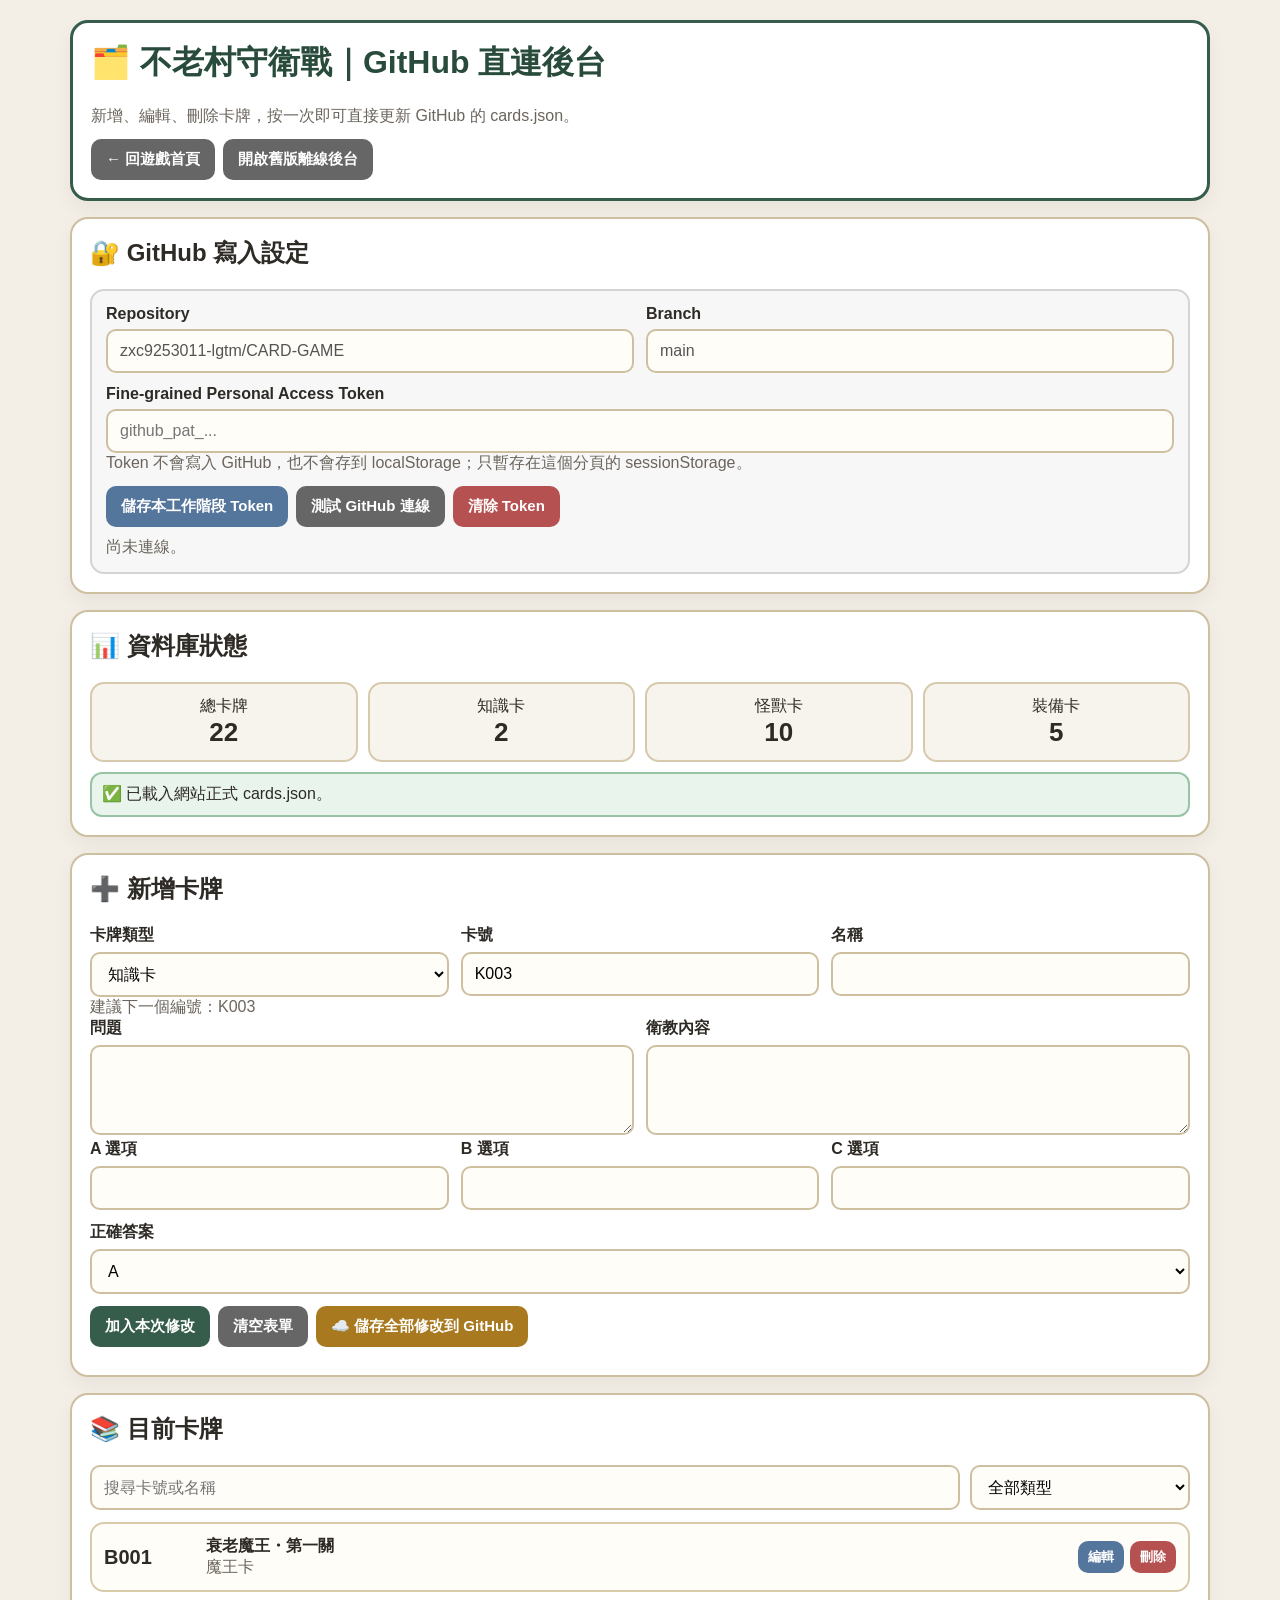
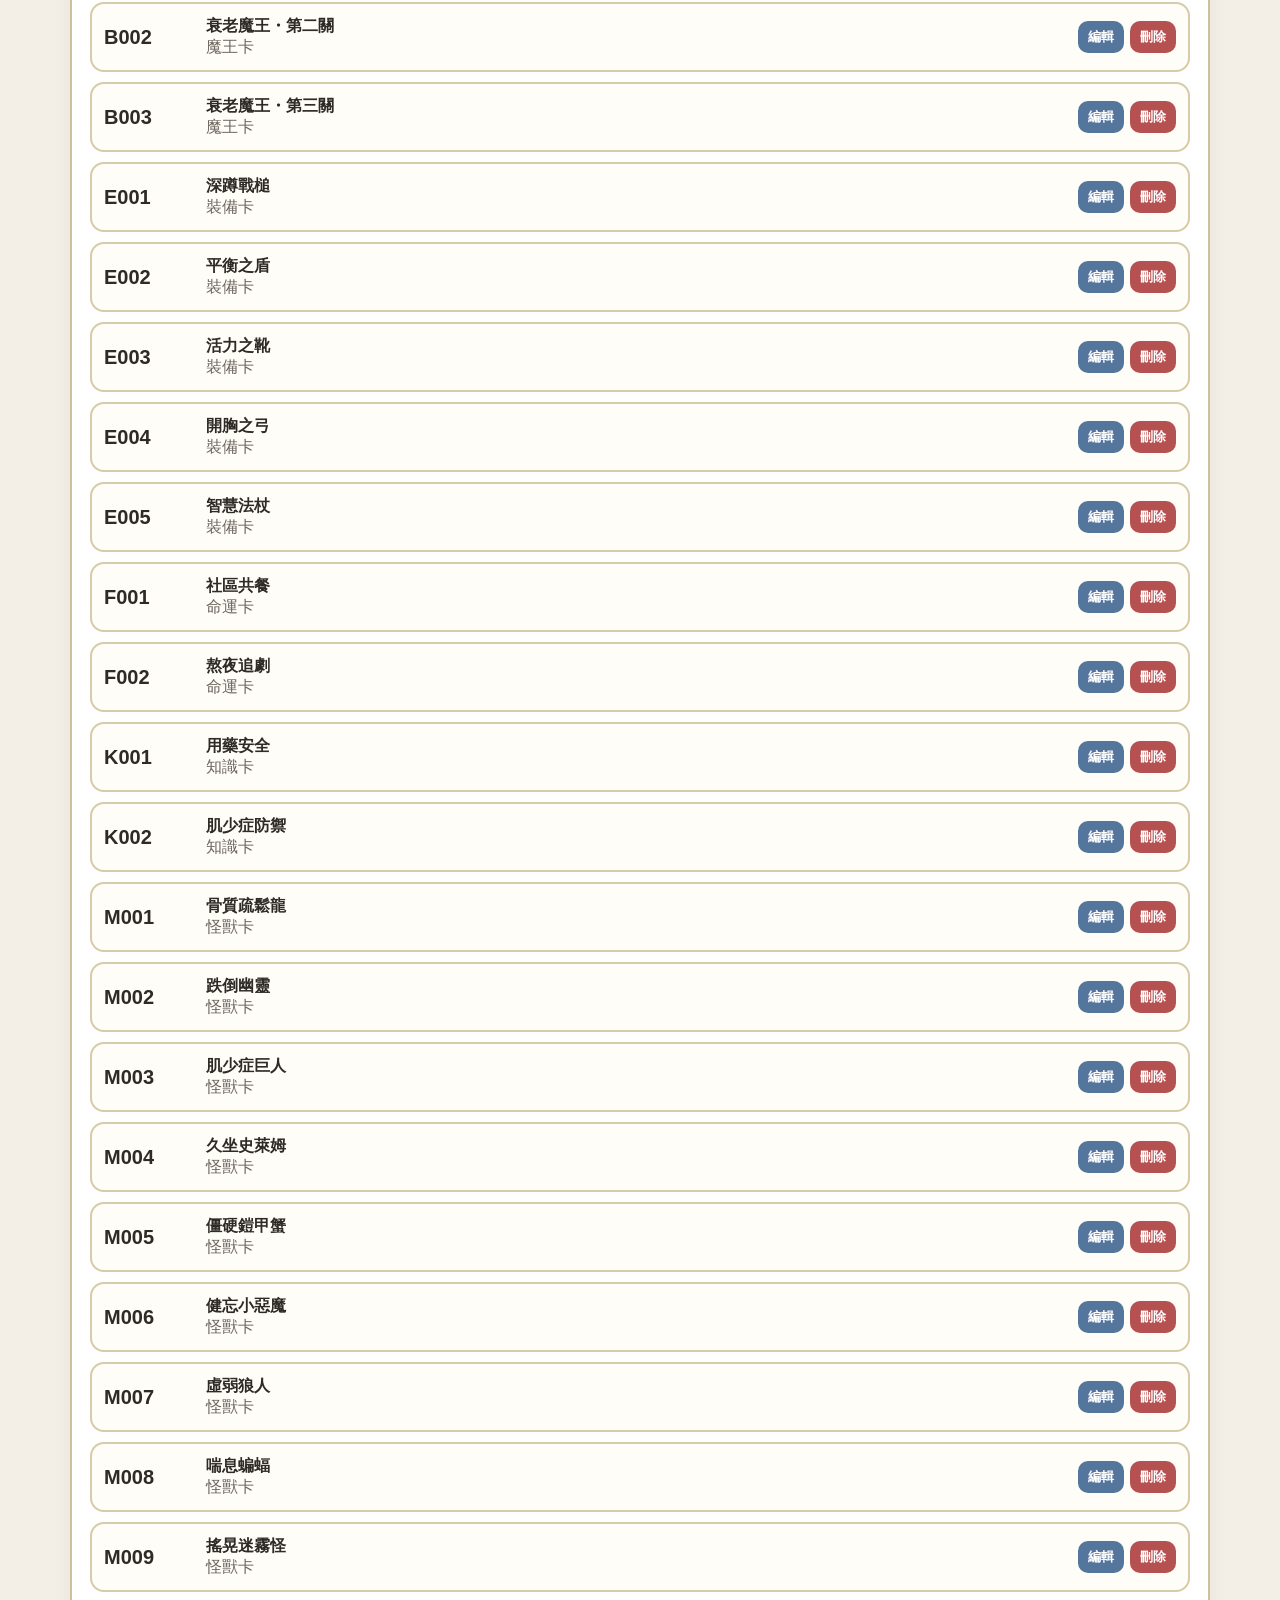
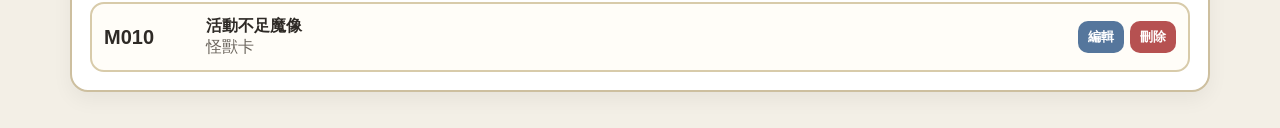
<file: admin-direct.html>
<!DOCTYPE html>
<html lang="zh-Hant">
<head>
<meta charset="UTF-8">
<meta name="viewport" content="width=device-width,initial-scale=1.0">
<title>不老村守衛戰｜GitHub 直連卡牌後台</title>
<style>
:root{--green:#365d4b;--line:#cdbf9f;--red:#b65151;--blue:#55769c;--gold:#a8791f}
*{box-sizing:border-box}body{margin:0;background:#f3efe6;font-family:"Microsoft JhengHei","PingFang TC",Arial,sans-serif;color:#2e2a26}.app{max-width:1180px;margin:auto;padding:20px}.panel,header{background:#fff;border:2px solid var(--line);border-radius:18px;padding:18px;margin-bottom:16px;box-shadow:0 8px 20px rgba(0,0,0,.05)}header{border:3px solid var(--green)}h1,h2,h3{margin-top:0}h1{color:#294b3b}.sub,.note{color:#6b655d}.grid{display:grid;grid-template-columns:repeat(2,1fr);gap:12px}.grid3{display:grid;grid-template-columns:repeat(3,1fr);gap:12px}label{display:block;font-weight:800;margin-bottom:6px}input,select,textarea{width:100%;padding:11px 12px;border:2px solid var(--line);border-radius:10px;font-size:16px;background:#fffdf8}textarea{min-height:90px;resize:vertical}button,.btn{border:0;border-radius:10px;padding:11px 15px;background:var(--green);color:#fff;font-weight:800;font-size:15px;cursor:pointer;text-decoration:none;display:inline-block}button.gray,.btn.gray{background:#666}button.red{background:var(--red)}button.blue{background:var(--blue)}button.gold{background:var(--gold)}.controls{display:flex;gap:8px;flex-wrap:wrap;margin-top:12px}.hidden{display:none!important}.badge{display:inline-block;padding:4px 8px;border-radius:999px;background:#eee7d8;font-size:12px;font-weight:800}.stats{display:grid;grid-template-columns:repeat(4,1fr);gap:10px}.stat{background:#f7f4ed;border:2px solid #d7c9ac;border-radius:14px;text-align:center;padding:12px}.big{font-size:26px;font-weight:900}.cards{display:grid;gap:10px}.cardrow{border:2px solid #d8cbaa;border-radius:14px;padding:12px;background:#fffdf8;display:grid;grid-template-columns:90px 1fr auto;gap:12px;align-items:center}.code{font-size:20px;font-weight:900}.rowactions{display:flex;gap:6px;flex-wrap:wrap}.rowactions button{padding:7px 10px;font-size:13px}.ok{background:#e9f5ec;border:2px solid #99c3a5;border-radius:12px;padding:10px}.warn{background:#fff4d8;border:2px solid #e1c06e;border-radius:12px;padding:12px}.err{background:#fde8e8;border:2px solid #d89c9c;border-radius:12px;padding:10px}.toolbar{display:grid;grid-template-columns:1fr 220px;gap:10px}.githubBox{background:#f7f7f7;border:2px solid #d4d4d4;border-radius:14px;padding:14px}@media(max-width:800px){.grid,.grid3,.stats,.toolbar{grid-template-columns:1fr}.cardrow{grid-template-columns:1fr}}
</style>
</head>
<body>
<div class="app">
<header>
<h1>🗂️ 不老村守衛戰｜GitHub 直連後台</h1>
<div class="sub">新增、編輯、刪除卡牌，按一次即可直接更新 GitHub 的 cards.json。</div>
<div class="controls"><a class="btn gray" href="./">← 回遊戲首頁</a><a class="btn gray" href="./admin.html">開啟舊版離線後台</a></div>
</header>

<section class="panel">
<h2>🔐 GitHub 寫入設定</h2>
<div class="githubBox">
<div class="grid">
<div><label>Repository</label><input value="zxc9253011-lgtm/CARD-GAME" disabled></div>
<div><label>Branch</label><input value="main" disabled></div>
</div>
<div style="margin-top:12px"><label>Fine-grained Personal Access Token</label><input id="token" type="password" autocomplete="off" placeholder="github_pat_..."><div class="note">Token 不會寫入 GitHub，也不會存到 localStorage；只暫存在這個分頁的 sessionStorage。</div></div>
<div class="controls"><button class="blue" onclick="rememberToken()">儲存本工作階段 Token</button><button class="gray" onclick="testGitHub()">測試 GitHub 連線</button><button class="red" onclick="forgetToken()">清除 Token</button></div>
<div id="gitMsg" class="note" style="margin-top:10px">尚未連線。</div>
</div>
</section>

<section class="panel">
<h2>📊 資料庫狀態</h2>
<div class="stats"><div class="stat">總卡牌<div class="big" id="totalCount">0</div></div><div class="stat">知識卡<div class="big" id="knowledgeCount">0</div></div><div class="stat">怪獸卡<div class="big" id="monsterCount">0</div></div><div class="stat">裝備卡<div class="big" id="equipmentCount">0</div></div></div>
<div id="loadMsg" class="ok" style="margin-top:10px">正在讀取 cards.json…</div>
</section>

<section class="panel">
<h2 id="formTitle">➕ 新增卡牌</h2>
<div class="grid3">
<div><label>卡牌類型</label><select id="type" onchange="onTypeChange()"><option value="knowledge">知識卡</option><option value="monster">怪獸卡</option><option value="fate">命運卡</option><option value="equipment">裝備卡</option><option value="boss">魔王卡</option><option value="role">身分卡</option><option value="life">生命卡</option></select></div>
<div><label>卡號</label><input id="code"></div>
<div><label>名稱</label><input id="name"></div>
</div>
<div class="note" id="nextHint"></div>

<div id="knowledgeFields" class="typeFields">
<div class="grid"><div><label>問題</label><textarea id="question"></textarea></div><div><label>衛教內容</label><textarea id="teach"></textarea></div></div>
<div class="grid3"><div><label>A 選項</label><input id="optA"></div><div><label>B 選項</label><input id="optB"></div><div><label>C 選項</label><input id="optC"></div></div>
<div style="margin-top:12px"><label>正確答案</label><select id="answer"><option>A</option><option>B</option><option>C</option></select></div>
</div>

<div id="monsterFields" class="typeFields hidden"><div class="grid3"><div><label>HP（5～10）</label><input id="monsterHp" type="number" min="5" max="10" value="5"></div><div><label>ATK</label><input id="monsterAtk" type="number" min="0" value="2"></div><div><label>弱點</label><select id="weak"><option>力量</option><option>平衡</option><option>心肺</option><option>活動度</option><option>認知</option><option>無</option></select></div></div><div style="margin-top:12px"><label>特殊說明</label><textarea id="special"></textarea></div></div>

<div id="fateFields" class="typeFields hidden"><div class="grid"><div><label>事件效果</label><textarea id="fateEffect"></textarea></div><div><label>生命變化</label><input id="hpChange" type="number" value="0"></div></div></div>

<div id="equipmentFields" class="typeFields hidden"><div class="grid3"><div><label>類型</label><select id="category"><option>力量</option><option>平衡</option><option>心肺</option><option>活動度</option><option>認知</option></select></div><div><label>動作</label><input id="move"></div><div><label>戰鬥動作</label><select id="combatAction"><option value="attack">攻擊</option><option value="shield">防禦</option><option value="heal">補血</option><option value="cognitive">認知</option></select></div></div><div class="grid3" style="margin-top:12px"><div><label>主要數值</label><input id="combatValue" type="number" value="1"></div><div><label>弱點額外傷害</label><input id="weakDamage" type="number" value="0"></div><div><label>認知弱點值</label><input id="weakValue" type="number" value="0"></div></div><div style="margin-top:12px"><label>效果說明</label><textarea id="equipmentEffect"></textarea></div></div>

<div id="bossFields" class="typeFields hidden"><div class="grid3"><div><label>階段</label><input id="stage" type="number" min="1" value="1"></div><div><label>HP</label><input id="bossHp" type="number" min="0" value="0"></div><div><label>ATK</label><input id="bossAtk" type="number" min="0" value="2"></div></div><div style="margin-top:12px"><label>效果</label><textarea id="bossEffect"></textarea></div></div>
<div id="roleFields" class="typeFields hidden"><label>身分說明</label><textarea id="roleDescription"></textarea></div>
<div id="lifeFields" class="typeFields hidden"><label>生命值</label><input id="lifeValue" type="number" value="2"></div>

<div class="controls"><button onclick="saveLocalCard()" id="saveBtn">加入本次修改</button><button class="gray" onclick="resetForm()">清空表單</button><button class="gold" onclick="saveToGitHub()">☁️ 儲存全部修改到 GitHub</button></div>
<div id="formMsg" style="margin-top:10px"></div>
</section>

<section class="panel"><h2>📚 目前卡牌</h2><div class="toolbar"><input id="search" oninput="renderList()" placeholder="搜尋卡號或名稱"><select id="filter" onchange="renderList()"><option value="all">全部類型</option><option value="knowledge">知識卡</option><option value="monster">怪獸卡</option><option value="fate">命運卡</option><option value="equipment">裝備卡</option><option value="boss">魔王卡</option><option value="role">身分卡</option><option value="life">生命卡</option></select></div><div id="cardList" class="cards" style="margin-top:12px"></div></section>
</div>
<script>
const OWNER='zxc9253011-lgtm',REPO='CARD-GAME',BRANCH='main',FILE='cards.json';
let db={version:5,cards:{}};let editingCode=null;
const prefix={knowledge:'K',monster:'M',fate:'F',equipment:'E',boss:'B',role:'R',life:'L'};
const labels={knowledge:'知識卡',monster:'怪獸卡',fate:'命運卡',equipment:'裝備卡',boss:'魔王卡',role:'身分卡',life:'生命卡'};
const $=id=>document.getElementById(id);const val=id=>$(id).value.trim();const num=id=>Number($(id).value)||0;
function token(){return $('token').value.trim()||sessionStorage.getItem('cardGameGitHubToken')||''}
function rememberToken(){const t=$('token').value.trim();if(!t){gitMsg('請先輸入 Token',false);return}sessionStorage.setItem('cardGameGitHubToken',t);gitMsg('✅ Token 已暫存於本工作階段。',true)}
function forgetToken(){sessionStorage.removeItem('cardGameGitHubToken');$('token').value='';gitMsg('已清除 Token。',true)}
function gitMsg(m,ok){$('gitMsg').className=ok?'ok':'err';$('gitMsg').textContent=m}
async function gh(path,opts={}){const t=token();if(!t)throw new Error('尚未輸入 GitHub Token');const headers={Accept:'application/vnd.github+json','X-GitHub-Api-Version':'2022-11-28',Authorization:'Bearer '+t,...(opts.headers||{})};return fetch('https://api.github.com'+path,{...opts,headers})}
async function testGitHub(){try{const r=await gh(`/repos/${OWNER}/${REPO}/contents/${FILE}?ref=${BRANCH}`);if(!r.ok)throw new Error((await r.json()).message||('HTTP '+r.status));const j=await r.json();gitMsg('✅ GitHub 連線成功，可寫入 '+j.path+'。',true)}catch(e){gitMsg('❌ '+e.message,false)}}
async function loadLive(){const r=await fetch('./cards.json?direct='+Date.now(),{cache:'no-store'});if(!r.ok)throw new Error('無法讀取 cards.json');db=await r.json();if(!db.cards)db.cards={};refresh();$('loadMsg').textContent='✅ 已載入網站正式 cards.json。'}
function refresh(){updateStats();renderList();updateNextHint()}
function updateStats(){const v=Object.values(db.cards);$('totalCount').textContent=v.length;$('knowledgeCount').textContent=v.filter(x=>x.type==='knowledge').length;$('monsterCount').textContent=v.filter(x=>x.type==='monster').length;$('equipmentCount').textContent=v.filter(x=>x.type==='equipment').length}
function nextCode(type){const p=prefix[type];let max=0;Object.keys(db.cards).forEach(c=>{const m=c.match(new RegExp('^'+p+'(\\d{3})$'));if(m)max=Math.max(max,Number(m[1]))});return p+String(max+1).padStart(3,'0')}
function updateNextHint(){const t=$('type').value;$('nextHint').textContent='建議下一個編號：'+nextCode(t);if(!editingCode&&!$('code').value)$('code').value=nextCode(t)}
function onTypeChange(){document.querySelectorAll('.typeFields').forEach(x=>x.classList.add('hidden'));$(val('type')+'Fields').classList.remove('hidden');if(!editingCode)$('code').value='';updateNextHint()}
function cardFromForm(){const type=val('type'),code=val('code').toUpperCase(),name=val('name');if(!new RegExp('^'+prefix[type]+'\\d{3}$').test(code))throw new Error('卡號格式錯誤，應為 '+prefix[type]+'001 形式');if(!name)throw new Error('請輸入名稱');let c={type,name};if(type==='knowledge')c={...c,question:val('question'),options:[val('optA'),val('optB'),val('optC')],answer:val('answer'),teach:val('teach')};if(type==='monster')c={...c,hp:Math.min(10,Math.max(5,num('monsterHp'))),atk:num('monsterAtk'),weak:val('weak'),special:val('special')};if(type==='fate')c={...c,effect:val('fateEffect'),hpChange:num('hpChange')};if(type==='equipment'){const combat={action:val('combatAction'),value:num('combatValue')};if(num('weakDamage'))combat.weakDamage=num('weakDamage');if(num('weakValue'))combat.weakValue=num('weakValue');c={...c,category:val('category'),move:val('move'),effect:val('equipmentEffect'),combat}}if(type==='boss')c={...c,stage:num('stage'),effect:val('bossEffect'),...(num('bossHp')?{hp:num('bossHp')}:{}) ,...(num('bossAtk')?{atk:num('bossAtk')}:{})};if(type==='role')c={...c,description:val('roleDescription')};if(type==='life')c={...c,value:num('lifeValue')};return{code,c}}
function saveLocalCard(){try{const {code,c}=cardFromForm();if(!editingCode&&db.cards[code])throw new Error(code+' 已存在');if(editingCode&&editingCode!==code)delete db.cards[editingCode];db.cards[code]=c;db.version=(Number(db.version)||5)+1;editingCode=null;showMsg('✅ 已加入本次修改；尚未同步 GitHub。',true);resetForm(false);refresh()}catch(e){showMsg('❌ '+e.message,false)}}
function showMsg(m,ok){$('formMsg').className=ok?'ok':'err';$('formMsg').textContent=m}
function renderList(){const q=val('search').toUpperCase(),f=val('filter');const entries=Object.entries(db.cards).filter(([code,c])=>(f==='all'||c.type===f)&&(!q||code.includes(q)||(c.name||'').toUpperCase().includes(q))).sort((a,b)=>a[0].localeCompare(b[0]));$('cardList').innerHTML=entries.map(([code,c])=>`<div class="cardrow"><div class="code">${code}</div><div><b>${c.name||''}</b><div class="note">${labels[c.type]||c.type}</div></div><div class="rowactions"><button class="blue" onclick="editCard('${code}')">編輯</button><button class="red" onclick="deleteCard('${code}')">刪除</button></div></div>`).join('')||'<div class="note">沒有符合的卡牌。</div>'}
function editCard(code){const c=db.cards[code];editingCode=code;$('type').value=c.type;onTypeChange();$('code').value=code;$('name').value=c.name||'';if(c.type==='knowledge'){$('question').value=c.question||'';$('teach').value=c.teach||'';$('optA').value=c.options?.[0]||'';$('optB').value=c.options?.[1]||'';$('optC').value=c.options?.[2]||'';$('answer').value=c.answer||'A'}if(c.type==='monster'){$('monsterHp').value=c.hp||5;$('monsterAtk').value=c.atk||2;$('weak').value=c.weak||'無';$('special').value=c.special||''}if(c.type==='fate'){$('fateEffect').value=c.effect||'';$('hpChange').value=c.hpChange||0}if(c.type==='equipment'){$('category').value=c.category||'力量';$('move').value=c.move||'';$('equipmentEffect').value=c.effect||'';$('combatAction').value=c.combat?.action||'attack';$('combatValue').value=c.combat?.value||1;$('weakDamage').value=c.combat?.weakDamage||0;$('weakValue').value=c.combat?.weakValue||0}if(c.type==='boss'){$('stage').value=c.stage||1;$('bossHp').value=c.hp||0;$('bossAtk').value=c.atk||0;$('bossEffect').value=c.effect||''}if(c.type==='role')$('roleDescription').value=c.description||'';if(c.type==='life')$('lifeValue').value=c.value||2;$('formTitle').textContent='✏️ 編輯 '+code;$('saveBtn').textContent='儲存本次修改';window.scrollTo({top:0,behavior:'smooth'})}
function deleteCard(code){if(!confirm('確定刪除 '+code+'？'))return;delete db.cards[code];db.version=(Number(db.version)||5)+1;refresh();showMsg('🗑️ 已從本次修改刪除 '+code+'；尚未同步 GitHub。',true)}
function resetForm(clearMsg=true){editingCode=null;document.querySelectorAll('input:not([disabled]),textarea').forEach(el=>{if(el.id!=='token')el.value=''});$('monsterHp').value=5;$('monsterAtk').value=2;$('combatValue').value=1;$('weakDamage').value=0;$('weakValue').value=0;$('stage').value=1;$('bossHp').value=0;$('bossAtk').value=2;$('lifeValue').value=2;$('formTitle').textContent='➕ 新增卡牌';$('saveBtn').textContent='加入本次修改';onTypeChange();if(clearMsg)$('formMsg').textContent=''}
function utf8ToBase64(s){const bytes=new TextEncoder().encode(s);let bin='';for(const b of bytes)bin+=String.fromCharCode(b);return btoa(bin)}
async function saveToGitHub(){try{rememberToken();gitMsg('⏳ 正在取得最新 cards.json…',true);let r=await gh(`/repos/${OWNER}/${REPO}/contents/${FILE}?ref=${BRANCH}`);if(!r.ok)throw new Error((await r.json()).message||('GET '+r.status));const current=await r.json();const content=JSON.stringify(db,null,2)+'\n';gitMsg('⏳ 正在寫入 GitHub…',true);r=await gh(`/repos/${OWNER}/${REPO}/contents/${FILE}`,{method:'PUT',headers:{'Content-Type':'application/json'},body:JSON.stringify({message:'Update card database from admin',content:utf8ToBase64(content),sha:current.sha,branch:BRANCH})});if(!r.ok)throw new Error((await r.json()).message||('PUT '+r.status));const out=await r.json();gitMsg('✅ 已直接更新 GitHub cards.json。Commit: '+out.commit.sha.slice(0,7),true);$('loadMsg').textContent='✅ GitHub 已同步。GitHub Pages 可能需要短暫時間重新部署。'}catch(e){gitMsg('❌ 儲存失敗：'+e.message,false)}}
window.addEventListener('DOMContentLoaded',async()=>{const t=sessionStorage.getItem('cardGameGitHubToken');if(t)$('token').value=t;try{await loadLive()}catch(e){$('loadMsg').className='err';$('loadMsg').textContent='❌ '+e.message}onTypeChange()});
</script>
</body>
</html>
</file>
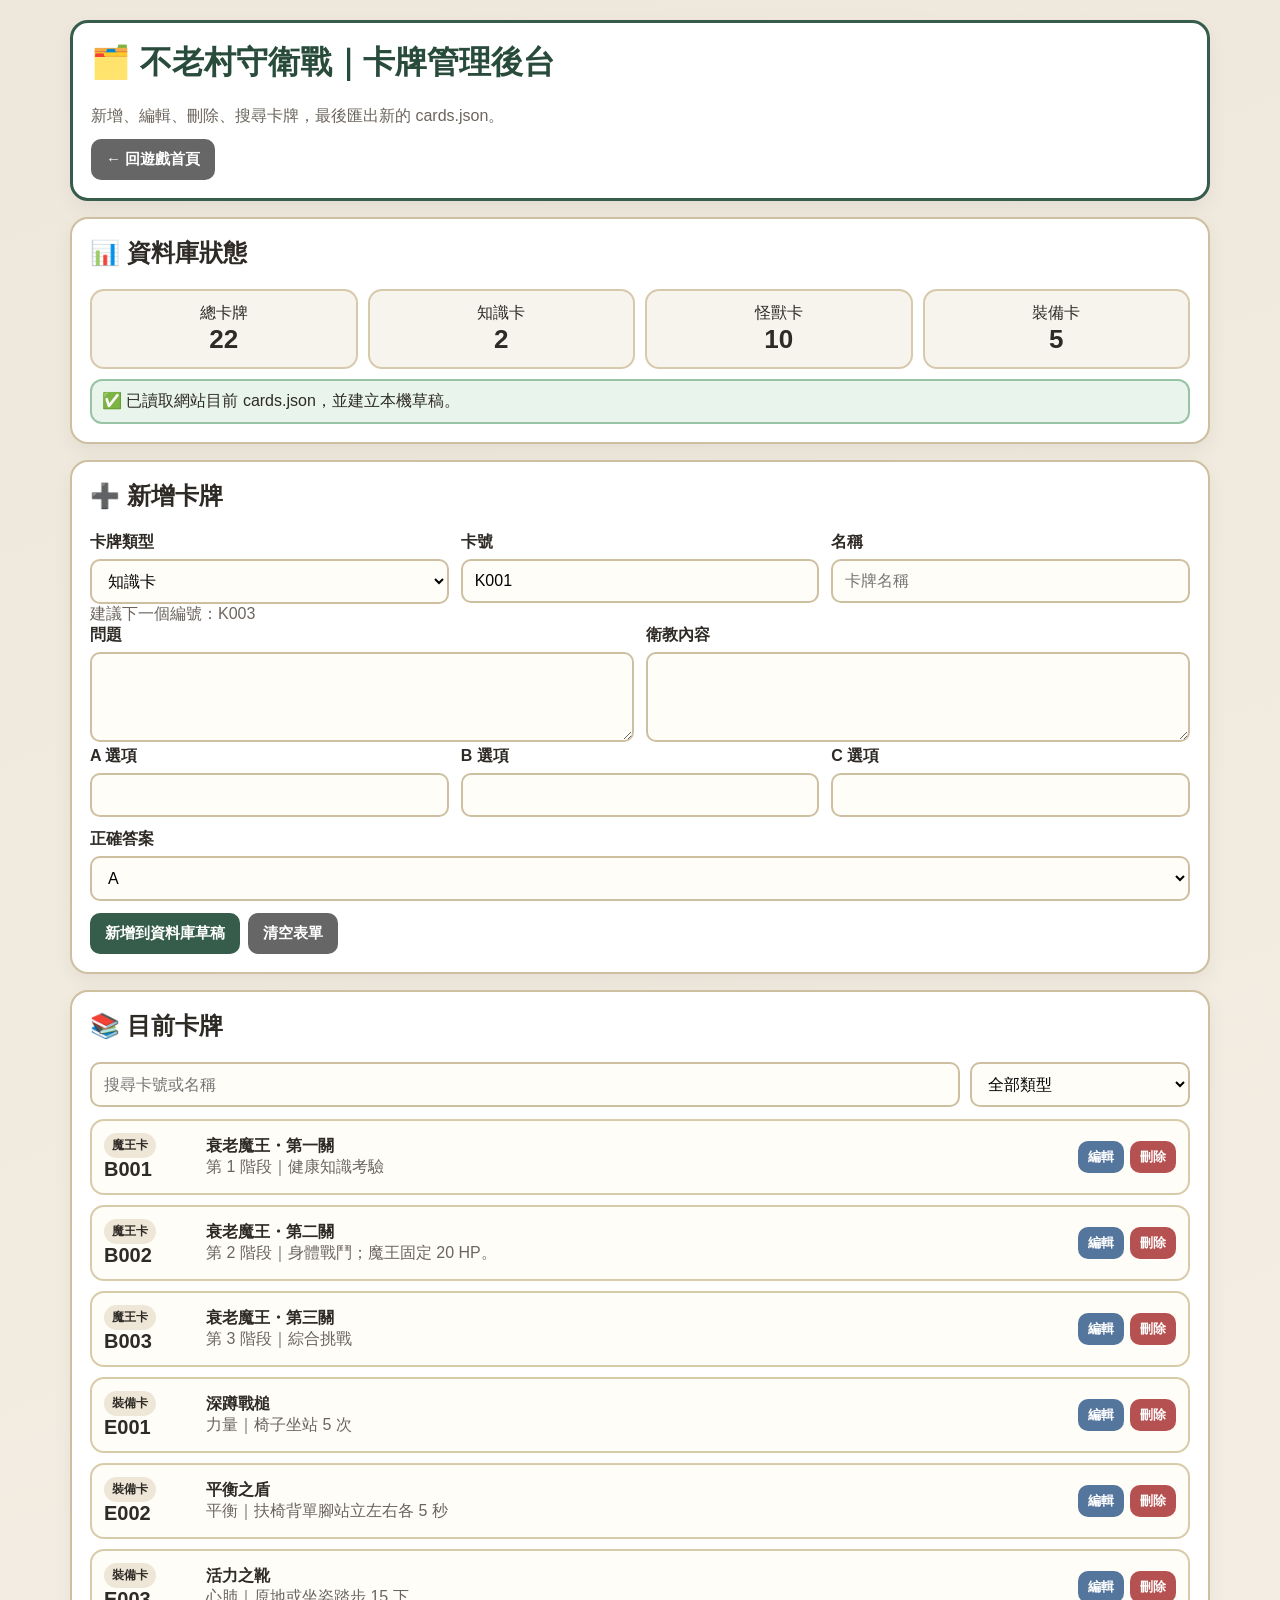
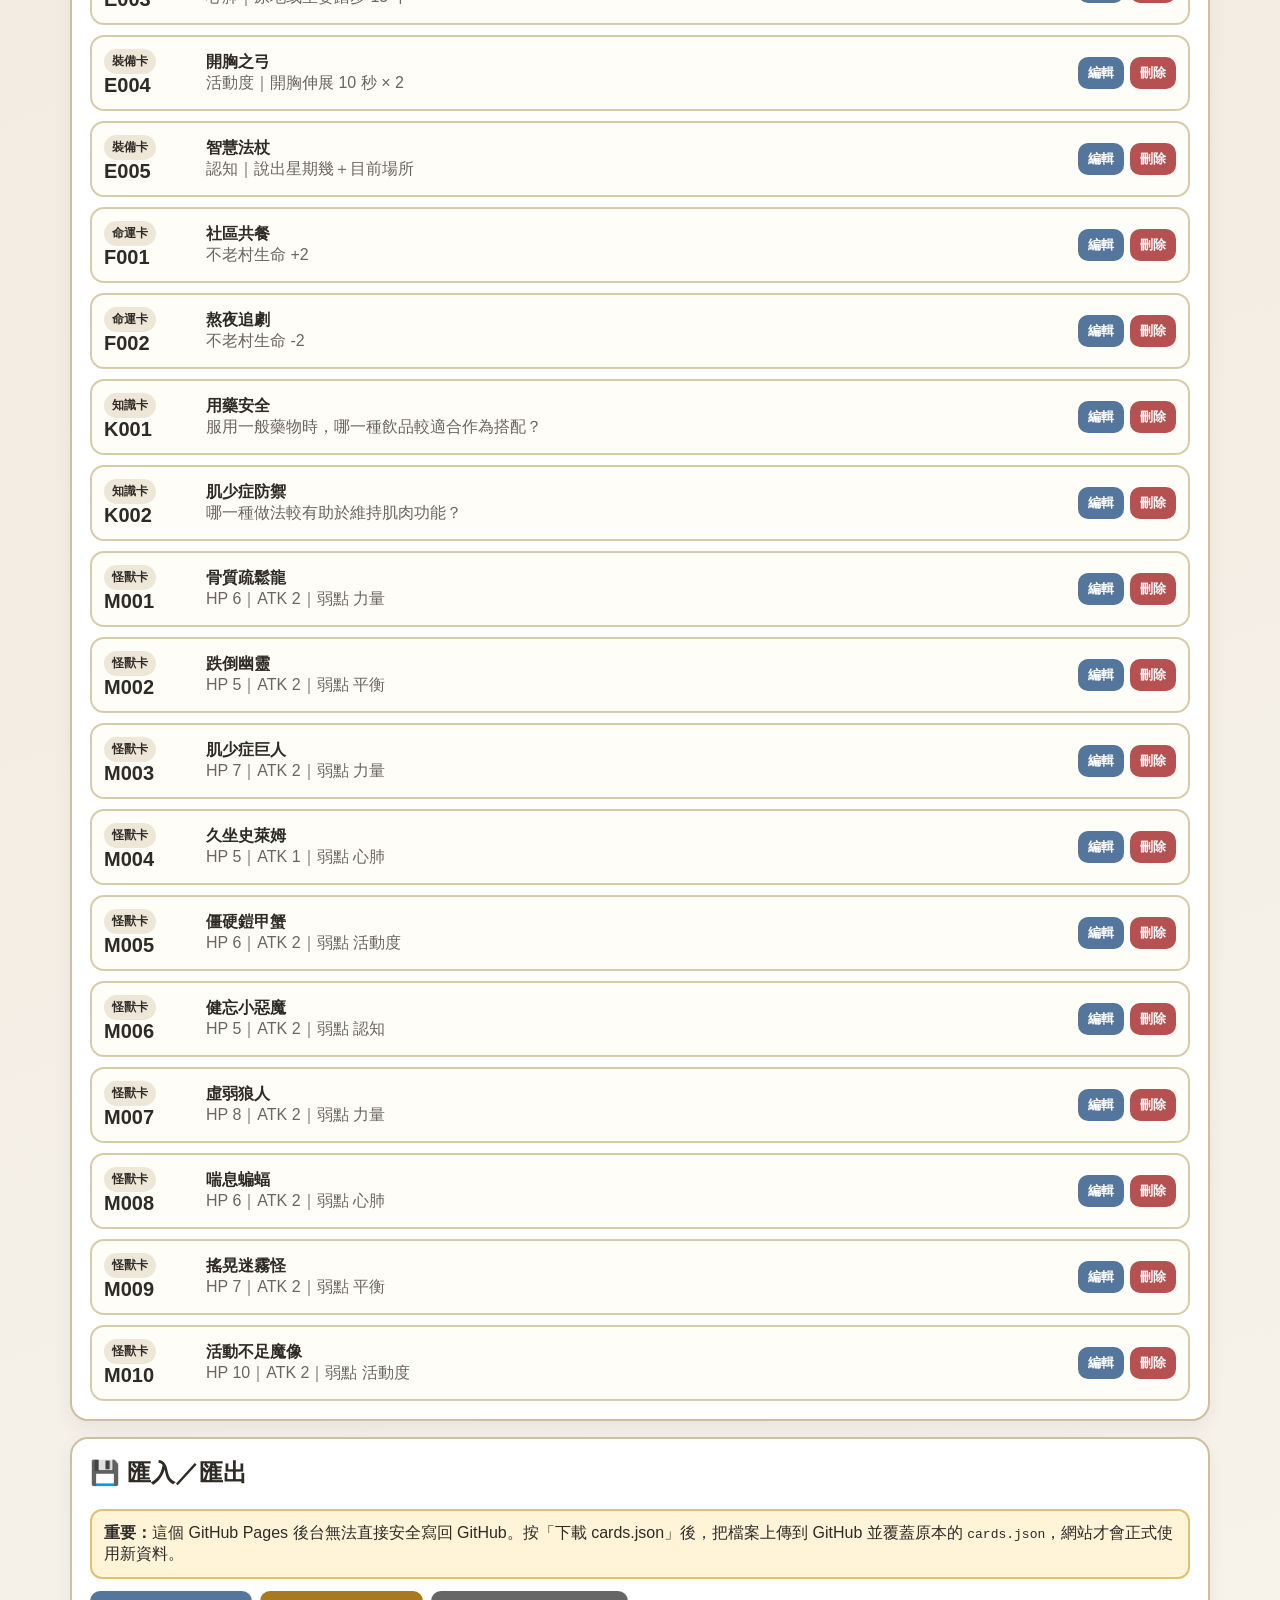
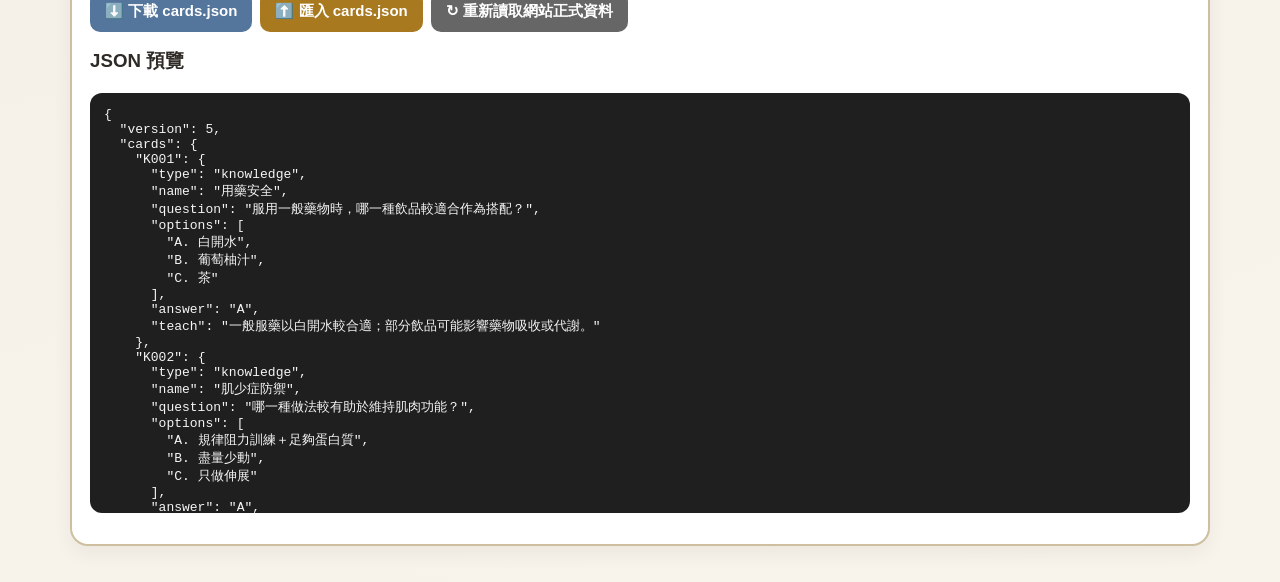
<file: admin.html>
<!DOCTYPE html>
<html lang="zh-Hant">
<head>
<meta charset="UTF-8">
<meta name="viewport" content="width=device-width,initial-scale=1.0">
<title>不老村守衛戰｜卡牌管理後台</title>
<style>
:root{--green:#365d4b;--paper:#fffdf8;--line:#cdbf9f;--bg:#f3efe6;--red:#b65151;--blue:#55769c;--gold:#a8791f}
*{box-sizing:border-box}body{margin:0;background:linear-gradient(160deg,#eee7db,#f8f4ec);font-family:"Microsoft JhengHei","PingFang TC",Arial,sans-serif;color:#2e2a26}.app{max-width:1180px;margin:auto;padding:20px}.panel,header{background:#fff;border:2px solid var(--line);border-radius:18px;padding:18px;margin-bottom:16px;box-shadow:0 8px 20px rgba(0,0,0,.05)}header{border:3px solid var(--green)}h1,h2,h3{margin-top:0}h1{color:#294b3b}.sub,.note{color:#6b655d}.grid{display:grid;grid-template-columns:repeat(2,1fr);gap:12px}.grid3{display:grid;grid-template-columns:repeat(3,1fr);gap:12px}label{display:block;font-weight:800;margin-bottom:6px}input,select,textarea{width:100%;padding:11px 12px;border:2px solid var(--line);border-radius:10px;font-size:16px;background:#fffdf8}textarea{min-height:90px;resize:vertical}button,.btn{border:0;border-radius:10px;padding:11px 15px;background:var(--green);color:#fff;font-weight:800;font-size:15px;cursor:pointer;text-decoration:none;display:inline-block}button.gray,.btn.gray{background:#666}button.red{background:var(--red)}button.blue{background:var(--blue)}button.gold{background:var(--gold)}.controls{display:flex;gap:8px;flex-wrap:wrap;margin-top:12px}.hidden{display:none!important}.badge{display:inline-block;padding:4px 8px;border-radius:999px;background:#eee7d8;font-size:12px;font-weight:800}.stats{display:grid;grid-template-columns:repeat(4,1fr);gap:10px}.stat{background:#f7f4ed;border:2px solid #d7c9ac;border-radius:14px;text-align:center;padding:12px}.big{font-size:26px;font-weight:900}.cards{display:grid;gap:10px}.cardrow{border:2px solid #d8cbaa;border-radius:14px;padding:12px;background:#fffdf8;display:grid;grid-template-columns:90px 1fr auto;gap:12px;align-items:center}.code{font-size:20px;font-weight:900}.rowactions{display:flex;gap:6px;flex-wrap:wrap}.rowactions button{padding:7px 10px;font-size:13px}.preview{background:#1f1f1f;color:#f5f5f5;border-radius:12px;padding:14px;overflow:auto;max-height:420px;white-space:pre-wrap;font-family:Consolas,monospace;font-size:13px}.warn{background:#fff4d8;border:2px solid #e1c06e;border-radius:12px;padding:12px}.ok{background:#e9f5ec;border:2px solid #99c3a5;border-radius:12px;padding:10px;margin-top:10px}.toolbar{display:grid;grid-template-columns:1fr 220px;gap:10px}@media(max-width:800px){.grid,.grid3,.stats,.toolbar{grid-template-columns:1fr}.cardrow{grid-template-columns:1fr}.rowactions{justify-content:flex-start}}
</style>
</head>
<body>
<div class="app">
<header>
  <h1>🗂️ 不老村守衛戰｜卡牌管理後台</h1>
  <div class="sub">新增、編輯、刪除、搜尋卡牌，最後匯出新的 cards.json。</div>
  <div class="controls"><a class="btn gray" href="./">← 回遊戲首頁</a></div>
</header>

<section class="panel">
  <h2>📊 資料庫狀態</h2>
  <div class="stats">
    <div class="stat">總卡牌<div class="big" id="totalCount">0</div></div>
    <div class="stat">知識卡<div class="big" id="knowledgeCount">0</div></div>
    <div class="stat">怪獸卡<div class="big" id="monsterCount">0</div></div>
    <div class="stat">裝備卡<div class="big" id="equipmentCount">0</div></div>
  </div>
  <div id="loadMsg" class="ok">正在讀取 cards.json…</div>
</section>

<section class="panel">
  <h2 id="formTitle">➕ 新增卡牌</h2>
  <div class="grid3">
    <div><label>卡牌類型</label><select id="type" onchange="onTypeChange()">
      <option value="knowledge">知識卡</option><option value="monster">怪獸卡</option><option value="fate">命運卡</option><option value="equipment">裝備卡</option><option value="boss">魔王卡</option><option value="role">身分卡</option><option value="life">生命卡</option>
    </select></div>
    <div><label>卡號</label><input id="code" placeholder="例如 K003"></div>
    <div><label>名稱</label><input id="name" placeholder="卡牌名稱"></div>
  </div>
  <div class="note" id="nextHint"></div>

  <div id="knowledgeFields" class="typeFields">
    <div class="grid"><div><label>問題</label><textarea id="question"></textarea></div><div><label>衛教內容</label><textarea id="teach"></textarea></div></div>
    <div class="grid3"><div><label>A 選項</label><input id="optA"></div><div><label>B 選項</label><input id="optB"></div><div><label>C 選項</label><input id="optC"></div></div>
    <div style="margin-top:12px"><label>正確答案</label><select id="answer"><option>A</option><option>B</option><option>C</option></select></div>
  </div>

  <div id="monsterFields" class="typeFields hidden">
    <div class="grid3"><div><label>HP（5～10）</label><input id="monsterHp" type="number" min="5" max="10" value="5"></div><div><label>ATK</label><input id="monsterAtk" type="number" min="0" value="2"></div><div><label>弱點</label><select id="weak"><option>力量</option><option>平衡</option><option>心肺</option><option>活動度</option><option>認知</option><option>無</option></select></div></div>
    <div style="margin-top:12px"><label>特殊說明</label><textarea id="special"></textarea></div>
  </div>

  <div id="fateFields" class="typeFields hidden">
    <div class="grid"><div><label>事件效果文字</label><textarea id="fateEffect"></textarea></div><div><label>生命變化</label><input id="hpChange" type="number" value="0"><div class="note">例如 +2 填 2，-2 填 -2。</div></div></div>
  </div>

  <div id="equipmentFields" class="typeFields hidden">
    <div class="grid3"><div><label>類型</label><select id="category"><option>力量</option><option>平衡</option><option>心肺</option><option>活動度</option><option>認知</option></select></div><div><label>動作</label><input id="move"></div><div><label>戰鬥動作類型</label><select id="combatAction"><option value="attack">攻擊 attack</option><option value="shield">防禦 shield</option><option value="heal">補血 heal</option><option value="cognitive">認知 cognitive</option></select></div></div>
    <div class="grid3" style="margin-top:12px"><div><label>主要數值 value</label><input id="combatValue" type="number" value="1"></div><div><label>弱點額外傷害 weakDamage</label><input id="weakDamage" type="number" value="0"></div><div><label>認知弱點值 weakValue</label><input id="weakValue" type="number" value="0"></div></div>
    <div style="margin-top:12px"><label>效果說明</label><textarea id="equipmentEffect"></textarea></div>
  </div>

  <div id="bossFields" class="typeFields hidden">
    <div class="grid3"><div><label>階段</label><input id="stage" type="number" min="1" value="1"></div><div><label>HP（戰鬥階段建議 20）</label><input id="bossHp" type="number" min="0" value="0"></div><div><label>ATK</label><input id="bossAtk" type="number" min="0" value="2"></div></div>
    <div style="margin-top:12px"><label>效果</label><textarea id="bossEffect"></textarea></div>
  </div>

  <div id="roleFields" class="typeFields hidden"><label>身分說明</label><textarea id="roleDescription"></textarea></div>
  <div id="lifeFields" class="typeFields hidden"><label>生命值</label><input id="lifeValue" type="number" min="1" value="2"></div>

  <div class="controls">
    <button onclick="saveCard()" id="saveBtn">新增到資料庫草稿</button>
    <button class="gray" onclick="resetForm()">清空表單</button>
  </div>
  <div id="formMsg"></div>
</section>

<section class="panel">
  <h2>📚 目前卡牌</h2>
  <div class="toolbar"><input id="search" oninput="renderList()" placeholder="搜尋卡號或名稱"><select id="filter" onchange="renderList()"><option value="all">全部類型</option><option value="knowledge">知識卡</option><option value="monster">怪獸卡</option><option value="fate">命運卡</option><option value="equipment">裝備卡</option><option value="boss">魔王卡</option><option value="role">身分卡</option><option value="life">生命卡</option></select></div>
  <div class="cards" id="cardList" style="margin-top:12px"></div>
</section>

<section class="panel">
  <h2>💾 匯入／匯出</h2>
  <div class="warn"><b>重要：</b>這個 GitHub Pages 後台無法直接安全寫回 GitHub。按「下載 cards.json」後，把檔案上傳到 GitHub 並覆蓋原本的 <code>cards.json</code>，網站才會正式使用新資料。</div>
  <div class="controls">
    <button class="blue" onclick="downloadJson()">⬇️ 下載 cards.json</button>
    <button class="gold" onclick="document.getElementById('importFile').click()">⬆️ 匯入 cards.json</button>
    <button class="gray" onclick="reloadLive()">↻ 重新讀取網站正式資料</button>
    <input type="file" id="importFile" accept="application/json,.json" class="hidden" onchange="importJson(event)">
  </div>
  <h3 style="margin-top:16px">JSON 預覽</h3><pre class="preview" id="jsonPreview"></pre>
</section>
</div>
<script>
let db={version:5,cards:{}};let editingCode=null;
const prefix={knowledge:'K',monster:'M',fate:'F',equipment:'E',boss:'B',role:'R',life:'L'};
const labels={knowledge:'知識卡',monster:'怪獸卡',fate:'命運卡',equipment:'裝備卡',boss:'魔王卡',role:'身分卡',life:'生命卡'};

async function loadLive(){
  const res=await fetch('./cards.json?admin='+Date.now(),{cache:'no-store'});if(!res.ok)throw new Error('無法讀取 cards.json');
  db=await res.json();if(!db.cards)db.cards={};db.version=Math.max(Number(db.version)||1,5);
  localStorage.setItem('cardGameAdminDraft',JSON.stringify(db));refresh();document.getElementById('loadMsg').textContent='✅ 已讀取網站目前 cards.json，並建立本機草稿。';
}
function loadDraft(){const raw=localStorage.getItem('cardGameAdminDraft');if(!raw)return false;try{db=JSON.parse(raw);if(!db.cards)db.cards={};refresh();document.getElementById('loadMsg').textContent='📝 已載入上次尚未匯出的本機草稿。';return true}catch(e){return false}}
function persist(){db.version=Math.max(Number(db.version)||1,5);localStorage.setItem('cardGameAdminDraft',JSON.stringify(db));refresh()}
function refresh(){updateStats();renderList();updatePreview();updateNextHint()}
function updateStats(){const vals=Object.values(db.cards);document.getElementById('totalCount').textContent=vals.length;document.getElementById('knowledgeCount').textContent=vals.filter(x=>x.type==='knowledge').length;document.getElementById('monsterCount').textContent=vals.filter(x=>x.type==='monster').length;document.getElementById('equipmentCount').textContent=vals.filter(x=>x.type==='equipment').length}
function nextCode(type){const p=prefix[type];let max=0;Object.keys(db.cards).forEach(c=>{const m=c.match(new RegExp('^'+p+'(\\d{3})$'));if(m)max=Math.max(max,Number(m[1]))});return p+String(max+1).padStart(3,'0')}
function updateNextHint(){const t=document.getElementById('type').value;document.getElementById('nextHint').textContent='建議下一個編號：'+nextCode(t);if(!editingCode&&!document.getElementById('code').value)document.getElementById('code').value=nextCode(t)}
function onTypeChange(){document.querySelectorAll('.typeFields').forEach(x=>x.classList.add('hidden'));document.getElementById(document.getElementById('type').value+'Fields').classList.remove('hidden');if(!editingCode)document.getElementById('code').value='';updateNextHint()}
function val(id){return document.getElementById(id).value.trim()}
function num(id){return Number(document.getElementById(id).value)||0}
function saveCard(){
  const type=val('type'),code=val('code').toUpperCase(),name=val('name');const p=prefix[type];
  if(!new RegExp('^'+p+'\\d{3}$').test(code)){showMsg('❌ 卡號格式不正確。'+labels[type]+' 必須使用 '+p+'001 這種格式。',false);return}
  if(!name){showMsg('❌ 請輸入卡牌名稱。',false);return}
  if(!editingCode&&db.cards[code]){showMsg('❌ '+code+' 已存在，請換卡號或點該卡的「編輯」。',false);return}
  let c={type,name};
  if(type==='knowledge'){c.question=val('question');c.options=['A. '+val('optA').replace(/^A\.\s*/i,''),'B. '+val('optB').replace(/^B\.\s*/i,''),'C. '+val('optC').replace(/^C\.\s*/i,'')];c.answer=val('answer');c.teach=val('teach')}
  if(type==='monster'){const hp=Math.min(10,Math.max(5,num('monsterHp')));c.hp=hp;c.atk=num('monsterAtk');c.weak=val('weak');c.special=val('special')}
  if(type==='fate'){c.effect=val('fateEffect');c.hpChange=num('hpChange')}
  if(type==='equipment'){c.category=val('category');c.move=val('move');c.effect=val('equipmentEffect');c.combat={action:val('combatAction'),value:num('combatValue')};if(num('weakDamage'))c.combat.weakDamage=num('weakDamage');if(num('weakValue'))c.combat.weakValue=num('weakValue')}
  if(type==='boss'){c.stage=num('stage');if(num('bossHp')>0)c.hp=num('bossHp');c.atk=num('bossAtk');c.effect=val('bossEffect')}
  if(type==='role'){c.description=val('roleDescription')}
  if(type==='life'){c.value=num('lifeValue')}
  if(editingCode&&editingCode!==code)delete db.cards[editingCode];db.cards[code]=c;editingCode=null;persist();showMsg('✅ '+code+' 已存入本機資料庫草稿。',true);resetForm(false)
}
function showMsg(t,ok){const el=document.getElementById('formMsg');el.className=ok?'ok':'warn';el.textContent=t}
function resetForm(clearMsg=true){editingCode=null;document.getElementById('formTitle').textContent='➕ 新增卡牌';document.getElementById('saveBtn').textContent='新增到資料庫草稿';['name','question','teach','optA','optB','optC','special','fateEffect','move','equipmentEffect','bossEffect','roleDescription'].forEach(id=>document.getElementById(id).value='');document.getElementById('code').value='';if(clearMsg)document.getElementById('formMsg').innerHTML='';onTypeChange()}
function editCard(code){const c=db.cards[code];if(!c)return;editingCode=code;document.getElementById('formTitle').textContent='✏️ 編輯 '+code;document.getElementById('saveBtn').textContent='更新卡牌';document.getElementById('type').value=c.type;onTypeChange();editingCode=code;document.getElementById('code').value=code;document.getElementById('name').value=c.name||'';
  if(c.type==='knowledge'){document.getElementById('question').value=c.question||'';document.getElementById('teach').value=c.teach||'';document.getElementById('optA').value=(c.options?.[0]||'').replace(/^A\.\s*/i,'');document.getElementById('optB').value=(c.options?.[1]||'').replace(/^B\.\s*/i,'');document.getElementById('optC').value=(c.options?.[2]||'').replace(/^C\.\s*/i,'');document.getElementById('answer').value=c.answer||'A'}
  if(c.type==='monster'){document.getElementById('monsterHp').value=c.hp||5;document.getElementById('monsterAtk').value=c.atk||0;document.getElementById('weak').value=c.weak||'無';document.getElementById('special').value=c.special||''}
  if(c.type==='fate'){document.getElementById('fateEffect').value=c.effect||'';document.getElementById('hpChange').value=c.hpChange||0}
  if(c.type==='equipment'){document.getElementById('category').value=c.category||'力量';document.getElementById('move').value=c.move||'';document.getElementById('equipmentEffect').value=c.effect||'';document.getElementById('combatAction').value=c.combat?.action||'attack';document.getElementById('combatValue').value=c.combat?.value||0;document.getElementById('weakDamage').value=c.combat?.weakDamage||0;document.getElementById('weakValue').value=c.combat?.weakValue||0}
  if(c.type==='boss'){document.getElementById('stage').value=c.stage||1;document.getElementById('bossHp').value=c.hp||0;document.getElementById('bossAtk').value=c.atk||0;document.getElementById('bossEffect').value=c.effect||''}
  if(c.type==='role')document.getElementById('roleDescription').value=c.description||'';if(c.type==='life')document.getElementById('lifeValue').value=c.value||2;window.scrollTo({top:document.getElementById('formTitle').offsetTop-20,behavior:'smooth'})
}
function deleteCard(code){if(!confirm('確定刪除 '+code+'？這只會刪除目前草稿。'))return;delete db.cards[code];persist()}
function renderList(){const q=val('search').toUpperCase(),f=val('filter');const list=document.getElementById('cardList');const rows=Object.entries(db.cards).filter(([code,c])=>(f==='all'||c.type===f)&&(!q||code.includes(q)||(c.name||'').toUpperCase().includes(q))).sort((a,b)=>a[0].localeCompare(b[0]));list.innerHTML=rows.length?rows.map(([code,c])=>`<div class="cardrow"><div><span class="badge">${labels[c.type]||c.type}</span><div class="code">${code}</div></div><div><b>${escapeHtml(c.name||'')}</b><div class="note">${summary(c)}</div></div><div class="rowactions"><button class="blue" onclick="editCard('${code}')">編輯</button><button class="red" onclick="deleteCard('${code}')">刪除</button></div></div>`).join(''):'<p class="note">沒有符合條件的卡牌。</p>'}
function summary(c){if(c.type==='monster')return `HP ${c.hp}｜ATK ${c.atk}｜弱點 ${c.weak}`;if(c.type==='equipment')return `${c.category||''}｜${c.move||''}`;if(c.type==='fate')return c.effect||'';if(c.type==='knowledge')return c.question||'';if(c.type==='boss')return `第 ${c.stage||'?'} 階段｜${c.effect||''}`;return c.description||('生命值 '+(c.value||''))}
function escapeHtml(s){return String(s).replace(/[&<>"]/g,m=>({'&':'&amp;','<':'&lt;','>':'&gt;','"':'&quot;'}[m]))}
function updatePreview(){document.getElementById('jsonPreview').textContent=JSON.stringify(db,null,2)}
function downloadJson(){const blob=new Blob([JSON.stringify(db,null,2)],{type:'application/json;charset=utf-8'});const a=document.createElement('a');a.href=URL.createObjectURL(blob);a.download='cards.json';a.click();URL.revokeObjectURL(a.href)}
function importJson(e){const file=e.target.files[0];if(!file)return;const r=new FileReader();r.onload=()=>{try{const j=JSON.parse(r.result);if(!j.cards||typeof j.cards!=='object')throw new Error('缺少 cards');db=j;persist();document.getElementById('loadMsg').textContent='✅ 已匯入 '+file.name+' 到本機草稿。'}catch(err){alert('JSON 格式錯誤：'+err.message)}};r.readAsText(file,'utf-8');e.target.value=''}
async function reloadLive(){if(!confirm('重新讀取網站 cards.json 會覆蓋目前本機草稿，確定？'))return;localStorage.removeItem('cardGameAdminDraft');await loadLive()}
window.addEventListener('DOMContentLoaded',async()=>{onTypeChange();if(!loadDraft()){try{await loadLive()}catch(e){document.getElementById('loadMsg').textContent='❌ '+e.message}}});
</script>
</body>
</html>
</file>
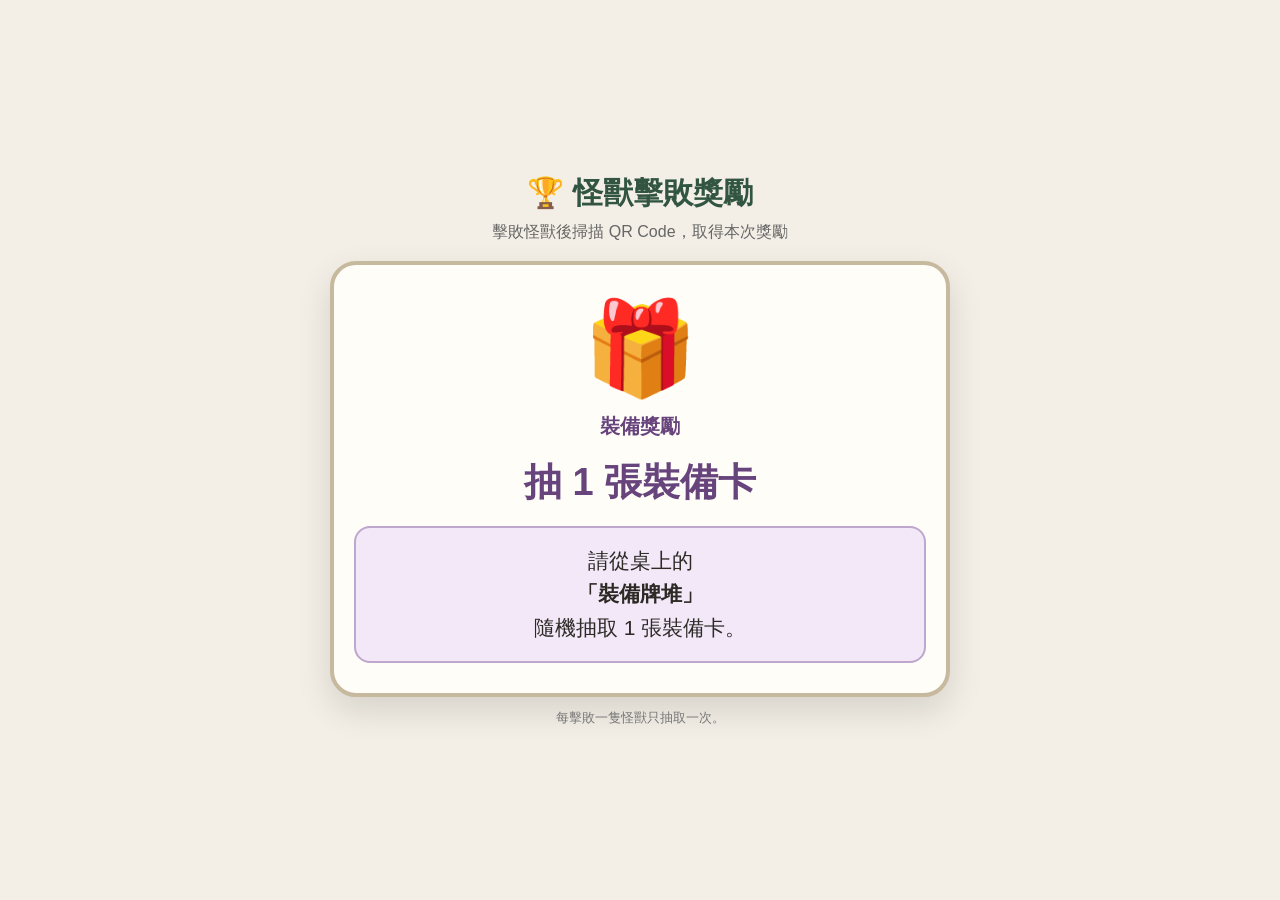
<file: reward.html>
<!DOCTYPE html>
<html lang="zh-Hant">
<head>
<meta charset="UTF-8">
<meta name="viewport" content="width=device-width, initial-scale=1.0">
<title>不老村守護戰｜怪獸擊敗獎勵</title>
<style>
*{box-sizing:border-box}body{margin:0;min-height:100vh;display:flex;align-items:center;justify-content:center;padding:20px;background:#f3efe6;font-family:"Microsoft JhengHei","PingFang TC",Arial,sans-serif;color:#2d2a26}.wrap{width:min(620px,100%);text-align:center}h1{margin:0 0 8px;color:#315541;font-size:30px}.sub{color:#666;margin-bottom:18px}.card{background:#fffdf8;border:4px solid #c7b99d;border-radius:26px;min-height:420px;padding:30px 20px;display:flex;flex-direction:column;justify-content:center;box-shadow:0 14px 34px rgba(0,0,0,.12)}.icon{font-size:92px}.type{font-size:20px;font-weight:900;margin-top:10px}.result{font-size:38px;font-weight:900;margin:18px 0;line-height:1.3}.instruction{font-size:21px;line-height:1.6;padding:16px;border-radius:16px}.fate .type,.fate .result{color:#8b6517}.fate .instruction{background:#fff3d1;border:2px solid #dbc58a}.equipment .type,.equipment .result{color:#68447d}.equipment .instruction{background:#f2e8f8;border:2px solid #bea6cd}.note{font-size:13px;color:#777;margin-top:12px}.pop{animation:pop .28s ease}@keyframes pop{from{opacity:0;transform:scale(.94)}to{opacity:1;transform:scale(1)}}
</style>
</head>
<body>
<div class="wrap">
  <h1>🏆 怪獸擊敗獎勵</h1>
  <div class="sub">擊敗怪獸後掃描 QR Code，取得本次獎勵</div>
  <div class="card" id="rewardCard"><div id="content"></div></div>
  <div class="note">每擊敗一隻怪獸只抽取一次。</div>
</div>
<script>
function drawReward(){
  const equipment=Math.random()<0.5;
  const card=document.getElementById('rewardCard');
  const content=document.getElementById('content');
  card.className='card '+(equipment?'equipment':'fate');
  content.classList.remove('pop');void content.offsetWidth;content.classList.add('pop');
  if(equipment){content.innerHTML='<div class="icon">🎁</div><div class="type">裝備獎勵</div><div class="result">抽 1 張裝備卡</div><div class="instruction">請從桌上的<br><strong>「裝備牌堆」</strong><br>隨機抽取 1 張裝備卡。</div>'}
  else{content.innerHTML='<div class="icon">🃏</div><div class="type">命運獎勵</div><div class="result">抽 1 張命運卡</div><div class="instruction">請從桌上的<br><strong>「命運牌堆」</strong><br>隨機抽取 1 張命運卡並立即執行。</div>'}
}
drawReward();
</script>
</body>
</html>
</file>
